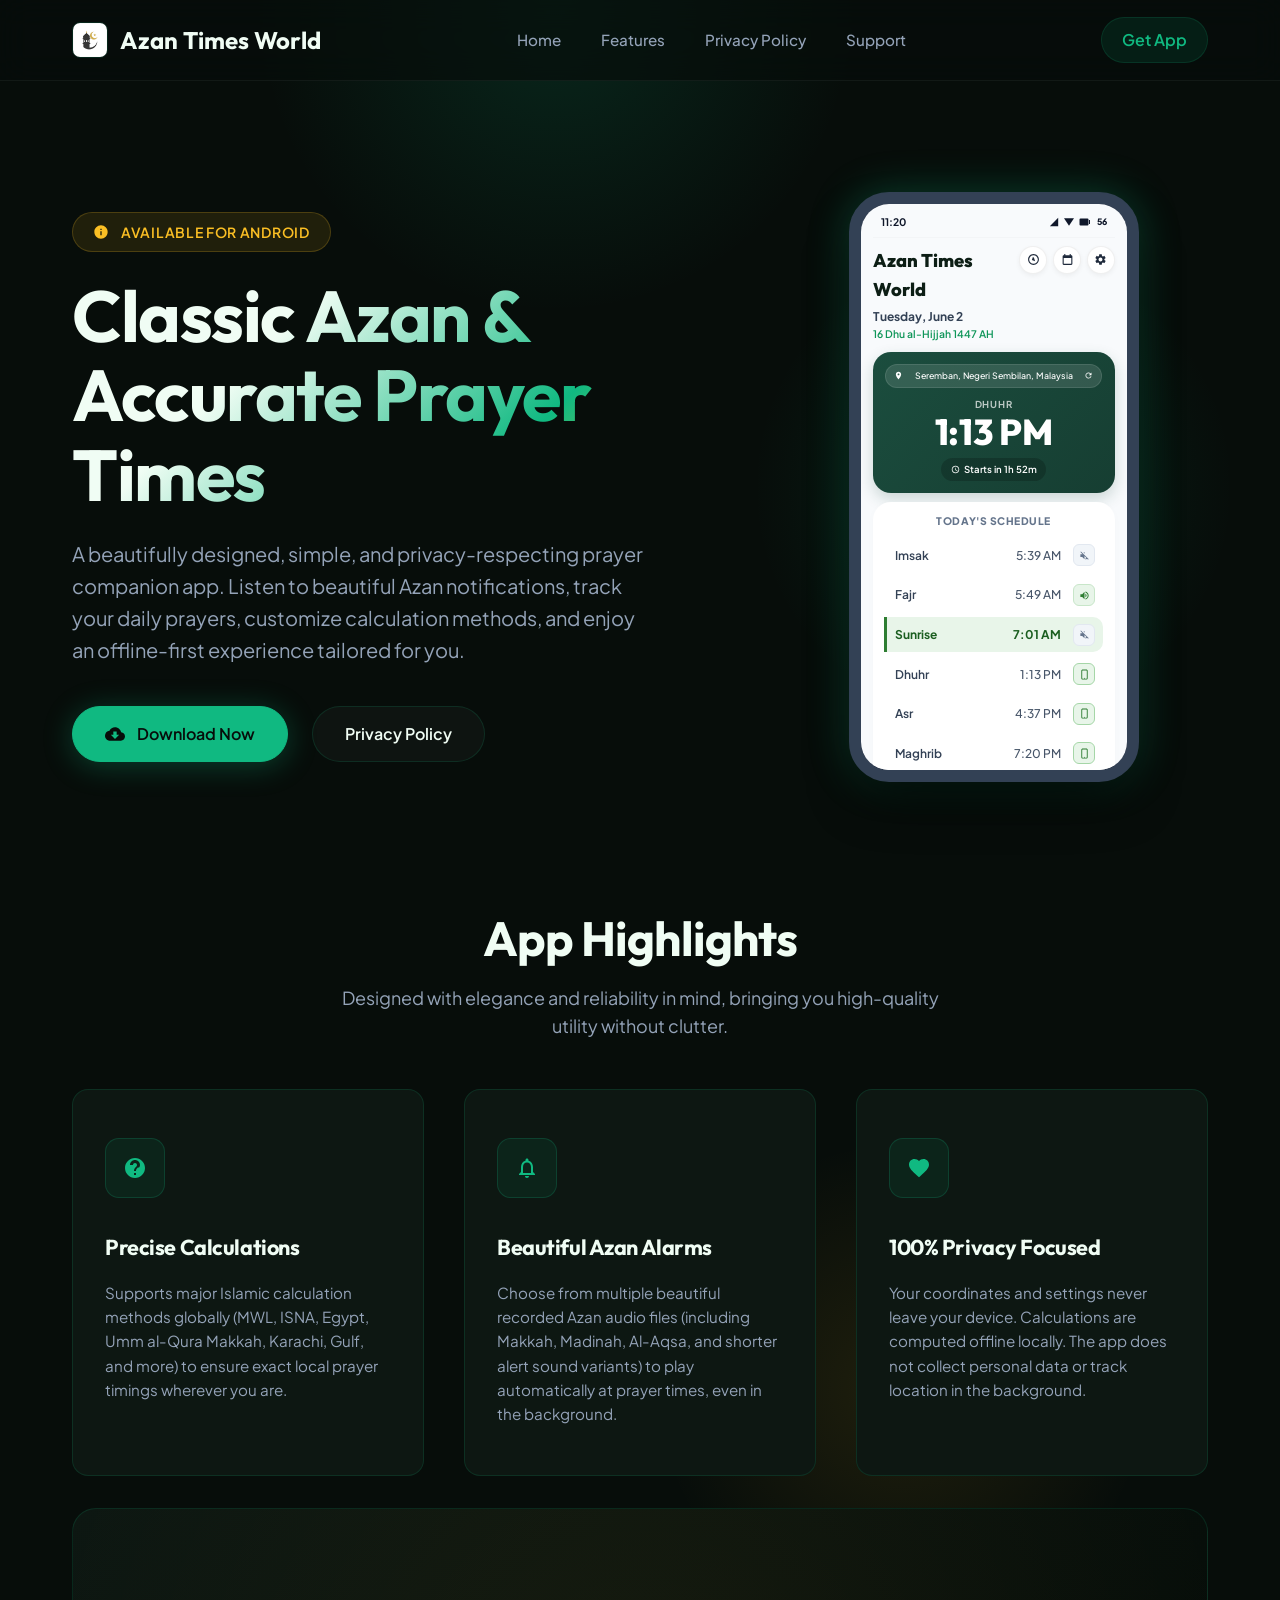
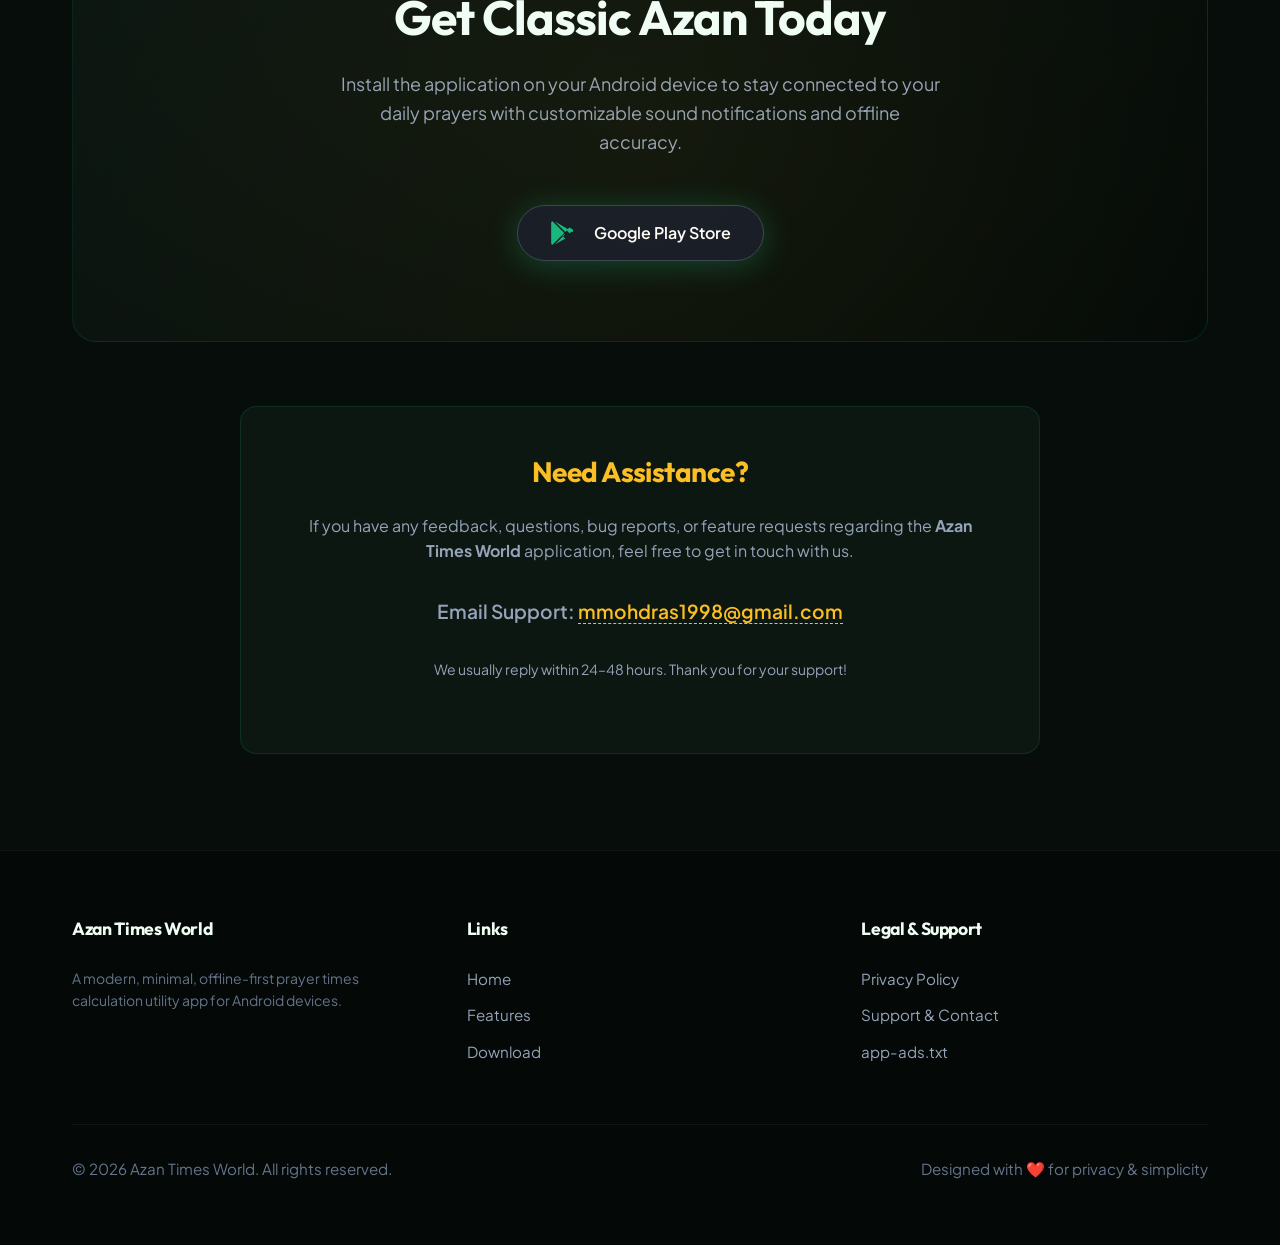
<file: index.html>
<!doctype html>
<html lang="en">
  <head>
    <meta charset="UTF-8" />
    <meta name="viewport" content="width=device-width, initial-scale=1.0" />
    <meta
      name="description"
      content="Official website of Azan Times World - A private, precise, and beautiful Islamic prayer companion app for Android featuring customizable Azan sounds and offline calculations."
    />
    <title>Azan Times World - Simple & Accurate Prayer Times</title>
    <link rel="stylesheet" href="styles.css" />
    <!-- Favicon -->
    <link rel="icon" type="image/jpeg" href="logo.jpg" />
  </head>
  <body id="home">
    <!-- Navigation Bar -->
    <nav class="navbar">
      <div class="navbar-container container">
        <a href="#home" class="logo">
          <img src="logo.jpg" alt="Azan Times World Logo" class="logo-img" />
          <span>Azan Times World</span>
        </a>
        <ul class="nav-links">
          <li><a href="#home">Home</a></li>
          <li><a href="#features">Features</a></li>
          <li><a href="privacy-policy.html">Privacy Policy</a></li>
          <li><a href="#support">Support</a></li>
        </ul>
        <a href="#download" class="nav-btn">Get App</a>
      </div>
    </nav>

    <!-- Hero Section -->
    <header class="hero">
      <div class="container hero-grid">
        <div class="hero-content">
          <div class="badge">
            <svg
              xmlns="http://www.w3.org/2000/svg"
              viewBox="0 0 24 24"
              width="16"
              height="16"
              fill="currentColor"
              style="vertical-align: middle; margin-right: 4px"
            >
              <path
                d="M12 2C6.48 2 2 6.48 2 12s4.48 10 10 10 10-4.48 10-10S17.52 2 12 2zm1 15h-2v-6h2v6zm0-8h-2V7h2v2z"
              />
            </svg>
            Available for Android
          </div>
          <h1 class="gradient-text">Classic Azan & Accurate Prayer Times</h1>
          <p class="hero-desc">
            A beautifully designed, simple, and privacy-respecting prayer
            companion app. Listen to beautiful Azan notifications, track your
            daily prayers, customize calculation methods, and enjoy an
            offline-first experience tailored for you.
          </p>
          <div class="hero-actions">
            <a href="#download" class="btn btn-primary">
              <svg
                xmlns="http://www.w3.org/2000/svg"
                viewBox="0 0 24 24"
                width="20"
                height="20"
                fill="currentColor"
              >
                <path
                  d="M19.35 10.04C18.67 6.59 15.64 4 12 4 9.11 4 6.6 5.64 5.35 8.04 2.34 8.36 0 10.91 0 14c0 3.31 2.69 6 6 6h13c2.76 0 5-2.24 5-5 0-2.64-2.05-4.78-4.65-4.96zM17 13l-5 5-5-5h3V9h4v4h3z"
                />
              </svg>
              Download Now
            </a>
            <a href="privacy-policy.html" class="btn btn-secondary"
              >Privacy Policy</a
            >
          </div>
        </div>

        <!-- Interactive Phone Mockup -->
        <div class="hero-mockup">
          <div class="phone-wrapper">
            <div class="phone-screen">
              <!-- Simulated Android Status Bar -->
              <div class="phone-status-bar">
                <span>11:20</span>
                <div class="status-icons">
                  <!-- Signal -->
                  <svg
                    viewBox="0 0 24 24"
                    width="10"
                    height="10"
                    fill="currentColor"
                    style="vertical-align: middle"
                  >
                    <path d="M2 22h20V2z" />
                  </svg>
                  <!-- Wifi -->
                  <svg
                    viewBox="0 0 24 24"
                    width="10"
                    height="10"
                    fill="currentColor"
                    style="vertical-align: middle"
                  >
                    <path d="M12 21l-12-18h24z" />
                  </svg>
                  <!-- Battery -->
                  <svg
                    viewBox="0 0 24 24"
                    width="12"
                    height="12"
                    fill="currentColor"
                    style="vertical-align: middle"
                  >
                    <path
                      d="M17 5H3a2 2 0 0 0-2 2v10a2 2 0 0 0 2 2h14a2 2 0 0 0 2-2V7a2 2 0 0 0-2-2zm3 3h2v8h-2V8z"
                    />
                  </svg>
                  <span
                    style="
                      font-size: 0.55rem;
                      font-weight: 800;
                      margin-left: 1px;
                    "
                    >56</span
                  >
                </div>
              </div>

              <!-- App Header -->
              <div class="app-header-area">
                <div class="app-header-left">
                  <div class="app-title">Azan Times World</div>
                  <div class="app-date-primary">Tuesday, June 2</div>
                  <div class="app-date-hijri">16 Dhu al-Hijjah 1447 AH</div>
                </div>
                <div class="app-header-right">
                  <!-- Compass / Qibla -->
                  <div class="circle-btn">
                    <svg
                      xmlns="http://www.w3.org/2000/svg"
                      viewBox="0 0 24 24"
                      width="13"
                      height="13"
                      fill="currentColor"
                    >
                      <path
                        d="M12 2C6.48 2 2 6.48 2 12s4.48 10 10 10 10-4.48 10-10S17.52 2 12 2zm0 18c-4.41 0-8-3.59-8-8s3.59-8 8-8 8 3.59 8 8-3.59 8-8 8zm-1-13l-2 6 6 2-2-6-2-2z"
                      />
                    </svg>
                  </div>
                  <!-- Calendar -->
                  <div class="circle-btn">
                    <svg
                      xmlns="http://www.w3.org/2000/svg"
                      viewBox="0 0 24 24"
                      width="13"
                      height="13"
                      fill="currentColor"
                    >
                      <path
                        d="M19 4h-1V2h-2v2H8V2H6v2H5c-1.11 0-1.99.9-1.99 2L3 20c0 1.1.89 2 2 2h14c1.1 0 2-.9 2-2V6c0-1.1-.9-2-2-2zm0 16H5V9h14v11z"
                      />
                    </svg>
                  </div>
                  <!-- Settings -->
                  <div class="circle-btn">
                    <svg
                      xmlns="http://www.w3.org/2000/svg"
                      viewBox="0 0 24 24"
                      width="13"
                      height="13"
                      fill="currentColor"
                    >
                      <path
                        d="M19.14 12.94c.04-.3.06-.61.06-.94 0-.32-.02-.64-.07-.94l2.03-1.58c.18-.14.23-.41.12-.61l-1.92-3.32c-.12-.22-.37-.29-.59-.22l-2.39.96c-.5-.38-1.03-.7-1.62-.94l-.36-2.54c-.04-.24-.24-.41-.48-.41h-3.84c-.24 0-.43.17-.47.41l-.36 2.54c-.59.24-1.13.57-1.62.94l-2.39-.96c-.22-.08-.47 0-.59.22L2.74 8.87c-.12.21-.08.47.12.61l2.03 1.58c-.05.3-.09.63-.09.94s.02.64.07.94l-2.03 1.58c-.18.14-.23.41-.12.61l1.92 3.32c.12.22.37.29.59.22l2.39-.96c.5.38 1.03.7 1.62.94l.36 2.54c.05.24.24.41.48.41h3.84c.24 0 .44-.17.47-.41l.36-2.54c.59-.24 1.13-.56 1.62-.94l2.39.96c.22.08.47 0 .59-.22l1.92-3.32c.12-.22.07-.47-.12-.61l-2.01-1.58zM12 15.6c-1.98 0-3.6-1.62-3.6-3.6s1.62-3.6 3.6-3.6 3.6 1.62 3.6 3.6-1.62 3.6-3.6 3.6z"
                      />
                    </svg>
                  </div>
                </div>
              </div>

              <!-- Active Prayer Forest Green Card -->
              <div class="active-prayer-card">
                <div class="location-pill">
                  <!-- Map Pin Icon -->
                  <svg
                    xmlns="http://www.w3.org/2000/svg"
                    viewBox="0 0 24 24"
                    width="9"
                    height="9"
                    fill="currentColor"
                  >
                    <path
                      d="M12 2C8.13 2 5 5.13 5 9c0 5.25 7 13 7 13s7-7.75 7-13c0-3.87-3.13-7-7-7zm0 9.5c-1.38 0-2.5-1.12-2.5-2.5s1.12-2.5 2.5-2.5 2.5 1.12 2.5 2.5-1.12 2.5-2.5 2.5z"
                    />
                  </svg>
                  <span class="location-text"
                    >Seremban, Negeri Sembilan, Malaysia</span
                  >
                  <!-- Sync/Refresh Icon -->
                  <svg
                    xmlns="http://www.w3.org/2000/svg"
                    viewBox="0 0 24 24"
                    width="9"
                    height="9"
                    fill="currentColor"
                  >
                    <path
                      d="M17.65 6.35C16.2 4.9 14.21 4 12 4c-4.42 0-7.99 3.58-7.99 8s3.57 8 7.99 8c3.73 0 6.84-2.55 7.73-6h-2.08c-.82 2.33-3.04 4-5.65 4-3.31 0-6-2.69-6-6s2.69-6 6-6c1.66 0 3.14.69 4.22 1.78L13 11h7V4l-2.35 2.35z"
                    />
                  </svg>
                </div>
                <div class="prayer-label">Dhuhr</div>
                <div class="prayer-time-value">1:13 PM</div>
                <div class="countdown-pill">
                  <!-- Clock Icon -->
                  <svg
                    xmlns="http://www.w3.org/2000/svg"
                    viewBox="0 0 24 24"
                    width="9"
                    height="9"
                    fill="currentColor"
                  >
                    <path
                      d="M11.99 2C6.47 2 2 6.48 2 12s4.47 10 9.99 10C17.52 22 22 17.52 22 12S17.52 2 11.99 2zM12 20c-4.42 0-8-3.58-8-8s3.58-8 8-8 8 3.58 8 8-3.58 8-8 8zm.5-13H11v6l5.25 3.15.75-1.23-4.5-2.67z"
                    />
                  </svg>
                  <span>Starts in 1h 52m</span>
                </div>
              </div>

              <!-- Today's Schedule Card -->
              <div class="schedule-card">
                <div class="schedule-title">TODAY'S SCHEDULE</div>
                <div class="schedule-rows">
                  <!-- Imsak -->
                  <div class="schedule-row">
                    <span class="p-name">Imsak</span>
                    <span class="p-time">5:39 AM</span>
                    <div class="status-icon-btn mute">
                      <!-- Speaker Mute SVG -->
                      <svg
                        viewBox="0 0 24 24"
                        width="11"
                        height="11"
                        fill="currentColor"
                      >
                        <path
                          d="M4.27 3L3 4.27 7.73 9H3v6h4l5 5v-6.73l4.25 4.25c-.67.52-1.42.93-2.25 1.18v2.03c1.38-.31 2.63-.95 3.69-1.81L19.73 21 21 19.73l-9-9L4.27 3zM12 4L9.91 6.09 12 8.18V4z"
                        />
                      </svg>
                    </div>
                  </div>
                  <!-- Fajr -->
                  <div class="schedule-row">
                    <span class="p-name">Fajr</span>
                    <span class="p-time">5:49 AM</span>
                    <div class="status-icon-btn sound">
                      <!-- Speaker Sound SVG -->
                      <svg
                        viewBox="0 0 24 24"
                        width="11"
                        height="11"
                        fill="currentColor"
                      >
                        <path
                          d="M3 9v6h4l5 5V4L7 9H3zm13.5 3c0-1.77-1.02-3.29-2.5-4.03v8.05c1.48-.73 2.5-2.25 2.5-4.02zM14 3.23v2.06c2.89.86 5 3.54 5 6.71s-2.11 5.85-5 6.71v2.06c4.01-.91 7-4.49 7-8.77s-2.99-7.86-7-8.77z"
                        />
                      </svg>
                    </div>
                  </div>
                  <!-- Sunrise (Active Highlighted) -->
                  <div class="schedule-row active">
                    <span class="p-name">Sunrise</span>
                    <span class="p-time">7:01 AM</span>
                    <div class="status-icon-btn mute">
                      <svg
                        viewBox="0 0 24 24"
                        width="11"
                        height="11"
                        fill="currentColor"
                      >
                        <path
                          d="M4.27 3L3 4.27 7.73 9H3v6h4l5 5v-6.73l4.25 4.25c-.67.52-1.42.93-2.25 1.18v2.03c1.38-.31 2.63-.95 3.69-1.81L19.73 21 21 19.73l-9-9L4.27 3zM12 4L9.91 6.09 12 8.18V4z"
                        />
                      </svg>
                    </div>
                  </div>
                  <!-- Dhuhr -->
                  <div class="schedule-row">
                    <span class="p-name">Dhuhr</span>
                    <span class="p-time">1:13 PM</span>
                    <div class="status-icon-btn vibrate">
                      <!-- Phone Vibrate SVG -->
                      <svg
                        viewBox="0 0 24 24"
                        width="11"
                        height="11"
                        fill="currentColor"
                      >
                        <path
                          d="M16 1H8C6.34 1 5 2.34 5 4v16c0 1.66 1.34 3 3 3h8c1.66 0 3-1.34 3-3V4c0-1.66-1.34-3-3-3zm1 19c0 .55-.45 1-1 1H8c-.55 0-1-.45-1-1V4c0-.55.45-1 1-1h8c.55 0 1 .45 1 1v16zm-5 1c-.55 0-1-.45-1-1s.45-1 1-1 1 .45 1 1-.45 1-1 1z"
                        />
                      </svg>
                    </div>
                  </div>
                  <!-- Asr -->
                  <div class="schedule-row">
                    <span class="p-name">Asr</span>
                    <span class="p-time">4:37 PM</span>
                    <div class="status-icon-btn vibrate">
                      <svg
                        viewBox="0 0 24 24"
                        width="11"
                        height="11"
                        fill="currentColor"
                      >
                        <path
                          d="M16 1H8C6.34 1 5 2.34 5 4v16c0 1.66 1.34 3 3 3h8c1.66 0 3-1.34 3-3V4c0-1.66-1.34-3-3-3zm1 19c0 .55-.45 1-1 1H8c-.55 0-1-.45-1-1V4c0-.55.45-1 1-1h8c.55 0 1 .45 1 1v16zm-5 1c-.55 0-1-.45-1-1s.45-1 1-1 1 .45 1 1-.45 1-1 1z"
                        />
                      </svg>
                    </div>
                  </div>
                  <!-- Maghrib -->
                  <div class="schedule-row">
                    <span class="p-name">Maghrib</span>
                    <span class="p-time">7:20 PM</span>
                    <div class="status-icon-btn vibrate">
                      <svg
                        viewBox="0 0 24 24"
                        width="11"
                        height="11"
                        fill="currentColor"
                      >
                        <path
                          d="M16 1H8C6.34 1 5 2.34 5 4v16c0 1.66 1.34 3 3 3h8c1.66 0 3-1.34 3-3V4c0-1.66-1.34-3-3-3zm1 19c0 .55-.45 1-1 1H8c-.55 0-1-.45-1-1V4c0-.55.45-1 1-1h8c.55 0 1 .45 1 1v16zm-5 1c-.55 0-1-.45-1-1s.45-1 1-1 1 .45 1 1-.45 1-1 1z"
                        />
                      </svg>
                    </div>
                  </div>
                  <!-- Isha -->
                  <div class="schedule-row">
                    <span class="p-name">Isha</span>
                    <span class="p-time">8:34 PM</span>
                    <div class="status-icon-btn vibrate">
                      <svg
                        viewBox="0 0 24 24"
                        width="11"
                        height="11"
                        fill="currentColor"
                      >
                        <path
                          d="M16 1H8C6.34 1 5 2.34 5 4v16c0 1.66 1.34 3 3 3h8c1.66 0 3-1.34 3-3V4c0-1.66-1.34-3-3-3zm1 19c0 .55-.45 1-1 1H8c-.55 0-1-.45-1-1V4c0-.55.45-1 1-1h8c.55 0 1 .45 1 1v16zm-5 1c-.55 0-1-.45-1-1s.45-1 1-1 1 .45 1 1-.45 1-1 1z"
                        />
                      </svg>
                    </div>
                  </div>
                </div>
              </div>
            </div>
          </div>
          <div class="phone-decorations"></div>
        </div>
      </div>
    </header>

    <!-- Features Section -->
    <section id="features" class="container">
      <div class="features-header">
        <h2>App Highlights</h2>
        <p style="text-align: center; max-width: 600px; margin: 0 auto">
          Designed with elegance and reliability in mind, bringing you
          high-quality utility without clutter.
        </p>
      </div>

      <div class="features-grid">
        <!-- Feature 1 -->
        <div class="feature-card">
          <div class="feature-icon">
            <svg
              xmlns="http://www.w3.org/2000/svg"
              viewBox="0 0 24 24"
              width="24"
              height="24"
              fill="currentColor"
            >
              <path
                d="M12 2C6.48 2 2 6.48 2 12s4.48 10 10 10 10-4.48 10-10S17.52 2 12 2zm1 17h-2v-2h2v2zm2.07-7.75l-.9.92C13.45 12.9 13 13.5 13 15h-2v-.5c0-1.1.45-2.1 1.17-2.83l1.24-1.26c.37-.36.59-.86.59-1.41 0-1.1-.9-2-2-2s-2 .9-2 2H7c0-2.76 2.24-5 5-5s5 2.24 5 5c0 1.04-.42 1.99-1.07 2.75z"
              />
            </svg>
          </div>
          <h3>Precise Calculations</h3>
          <p>
            Supports major Islamic calculation methods globally (MWL, ISNA,
            Egypt, Umm al-Qura Makkah, Karachi, Gulf, and more) to ensure exact
            local prayer timings wherever you are.
          </p>
        </div>

        <!-- Feature 2 -->
        <div class="feature-card">
          <div class="feature-icon">
            <svg
              xmlns="http://www.w3.org/2000/svg"
              viewBox="0 0 24 24"
              width="24"
              height="24"
              fill="currentColor"
            >
              <path
                d="M12 22c1.1 0 2-.9 2-2h-4c0 1.1.89 2 2 2zm6-6v-5c0-3.07-1.64-5.64-4.5-6.32V4c0-.83-.67-1.5-1.5-1.5s-1.5.67-1.5 1.5v.68C7.63 5.36 6 7.92 6 11v5l-2 2v1h16v-1l-2-2zm-2 1H8v-6c0-2.48 1.51-4.5 4-4.5s4 2.02 4 4.5v6z"
              />
            </svg>
          </div>
          <h3>Beautiful Azan Alarms</h3>
          <p>
            Choose from multiple beautiful recorded Azan audio files (including
            Makkah, Madinah, Al-Aqsa, and shorter alert sound variants) to play
            automatically at prayer times, even in the background.
          </p>
        </div>

        <!-- Feature 3 -->
        <div class="feature-card">
          <div class="feature-icon">
            <svg
              xmlns="http://www.w3.org/2000/svg"
              viewBox="0 0 24 24"
              width="24"
              height="24"
              fill="currentColor"
            >
              <path
                d="M12 21.35l-1.45-1.32C5.4 15.36 2 12.28 2 8.5 2 5.42 4.42 3 7.5 3c1.74 0 3.41.81 4.5 2.09C13.09 3.81 14.76 3 16.5 3 19.58 3 22 5.42 22 8.5c0 3.78-3.4 6.86-8.55 11.54L12 21.35z"
              />
            </svg>
          </div>
          <h3>100% Privacy Focused</h3>
          <p>
            Your coordinates and settings never leave your device. Calculations
            are computed offline locally. The app does not collect personal data
            or track location in the background.
          </p>
        </div>
      </div>
    </section>

    <!-- Download Section -->
    <section id="download" class="container">
      <div class="promo">
        <div class="promo-glow"></div>
        <h2>Get Classic Azan Today</h2>
        <p>
          Install the application on your Android device to stay connected to
          your daily prayers with customizable sound notifications and offline
          accuracy.
        </p>
        <div class="hero-actions" style="justify-content: center">
          <a
            href="https://play.google.com/store/apps/details?id=com.azantimesworld"
            class="btn btn-primary"
            style="background: #111827; border-color: #374151; color: #fff"
          >
            <svg
              viewBox="0 0 512 512"
              width="24"
              height="24"
              fill="#10b981"
              style="vertical-align: middle; margin-right: 8px"
            >
              <path
                d="M325.3 234.3L104.6 13l280.8 161.2-60.1 60.1zM47 0C34 6.8 25.3 19.2 25.3 35.3v441.3c0 16.1 8.7 28.5 21.7 35.3l256.6-256L47 0zm425.2 225.6l-58 33.3-60.1-60.1 60.1-60.1 58 33.3c13 7.5 21.7 19.3 21.7 33.6s-8.7 26.1-21.7 33.2zm-146.9 52.1L104.6 499l220.7-126.7-60.1-60.1-2.9-2.9z"
              />
            </svg>
            Google Play Store
          </a>
        </div>
      </div>
    </section>

    <!-- Support / Contact Section -->
    <section
      id="support"
      class="container"
      style="padding-top: 4rem; padding-bottom: 6rem"
    >
      <div class="info-box" style="text-align: center">
        <h2 style="text-align: center; margin-bottom: 1.5rem">
          Need Assistance?
        </h2>
        <p>
          If you have any feedback, questions, bug reports, or feature requests
          regarding the <strong>Azan Times World</strong> application, feel free
          to get in touch with us.
        </p>
        <p style="font-weight: 600; font-size: 1.2rem; margin: 2rem 0">
          Email Support:
          <a
            href="mailto:mmohdras1998@gmail.com"
            style="
              color: var(--gold);
              text-decoration: none;
              border-bottom: 1px dashed var(--gold);
            "
            >mmohdras1998@gmail.com</a
          >
        </p>
        <p class="text-muted" style="font-size: 0.875rem">
          We usually reply within 24–48 hours. Thank you for your support!
        </p>
      </div>
    </section>

    <!-- Footer -->
    <footer>
      <div class="container">
        <div class="footer-grid">
          <div class="footer-col">
            <h4>Azan Times World</h4>
            <p style="font-size: 0.875rem; color: var(--text-muted)">
              A modern, minimal, offline-first prayer times calculation utility
              app for Android devices.
            </p>
          </div>
          <div class="footer-col">
            <h4>Links</h4>
            <ul>
              <li><a href="#home">Home</a></li>
              <li><a href="#features">Features</a></li>
              <li><a href="#download">Download</a></li>
            </ul>
          </div>
          <div class="footer-col">
            <h4>Legal & Support</h4>
            <ul>
              <li><a href="privacy-policy.html">Privacy Policy</a></li>
              <li><a href="#support">Support & Contact</a></li>
              <li><a href="app-ads.txt">app-ads.txt</a></li>
            </ul>
          </div>
        </div>

        <div class="footer-bottom">
          <span>&copy; 2026 Azan Times World. All rights reserved.</span>
          <span>Designed with ❤️ for privacy & simplicity</span>
        </div>
      </div>
    </footer>
  </body>
</html>
</file>
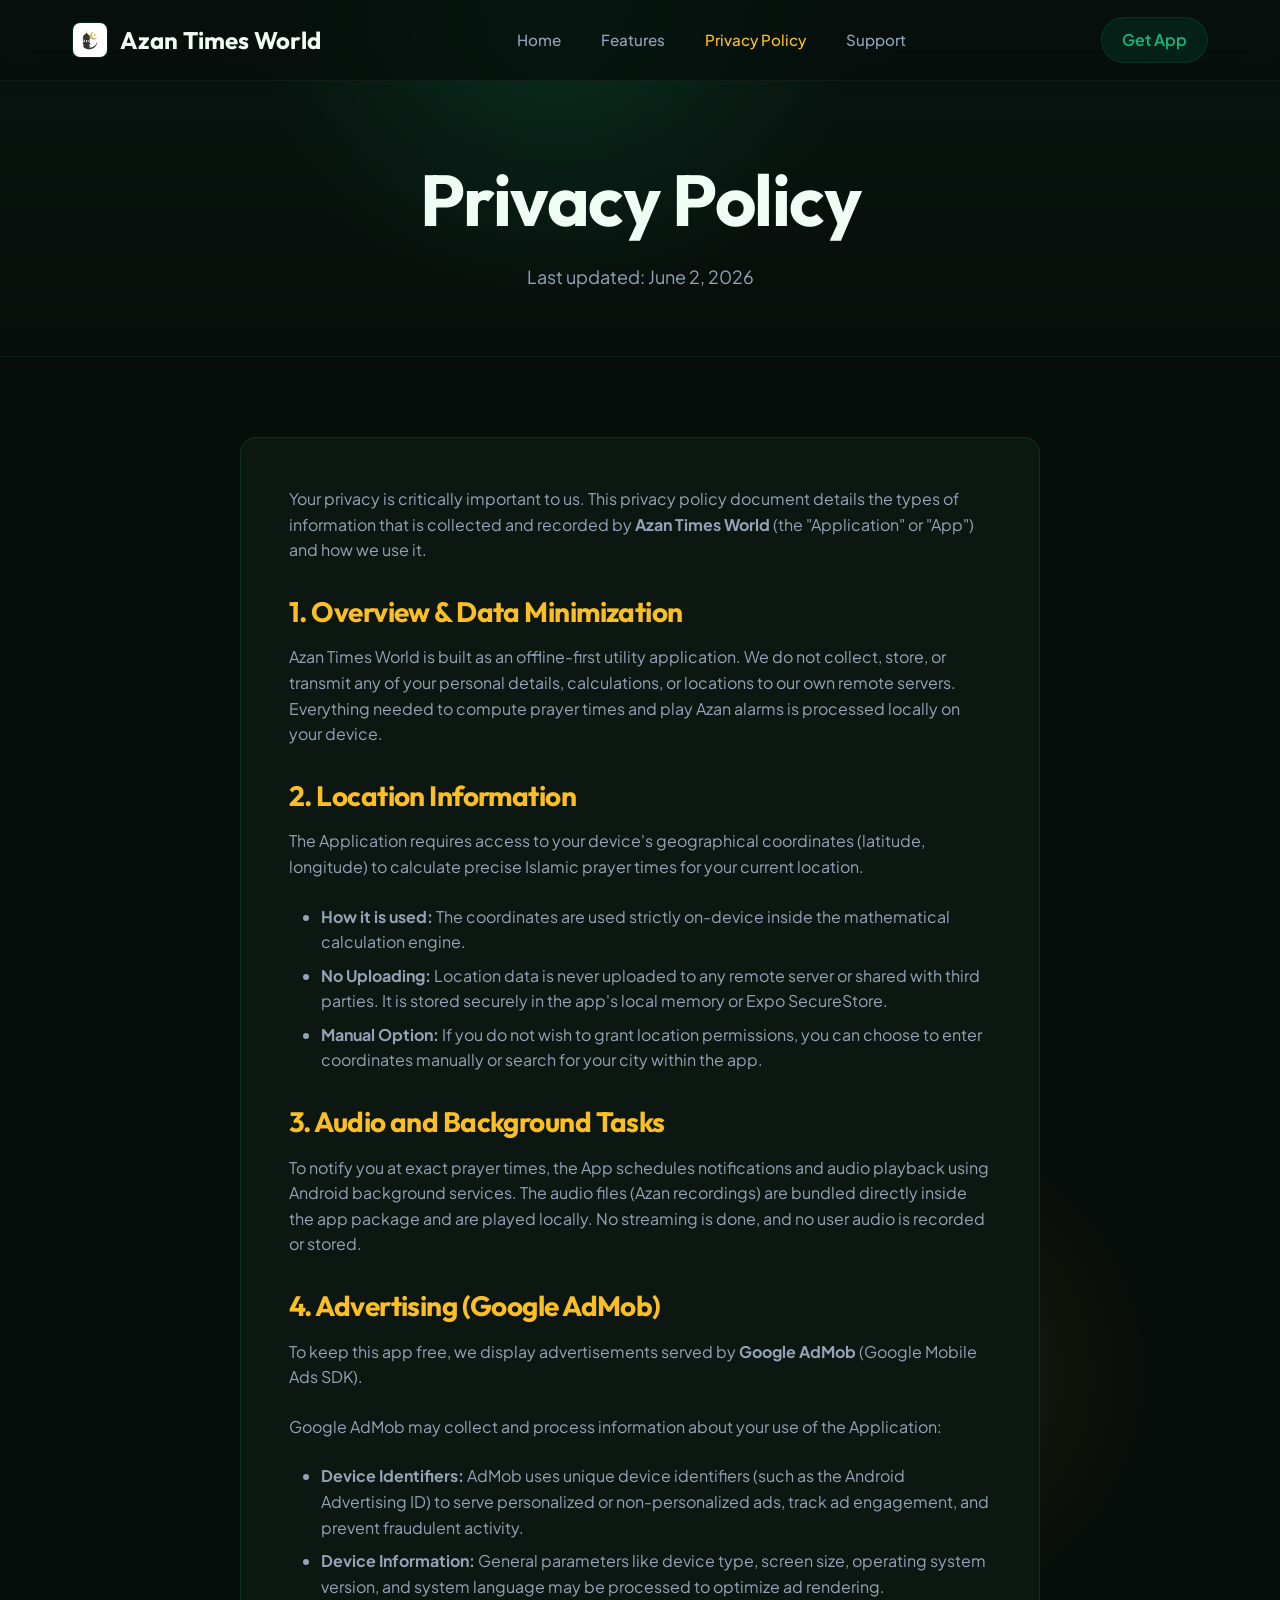
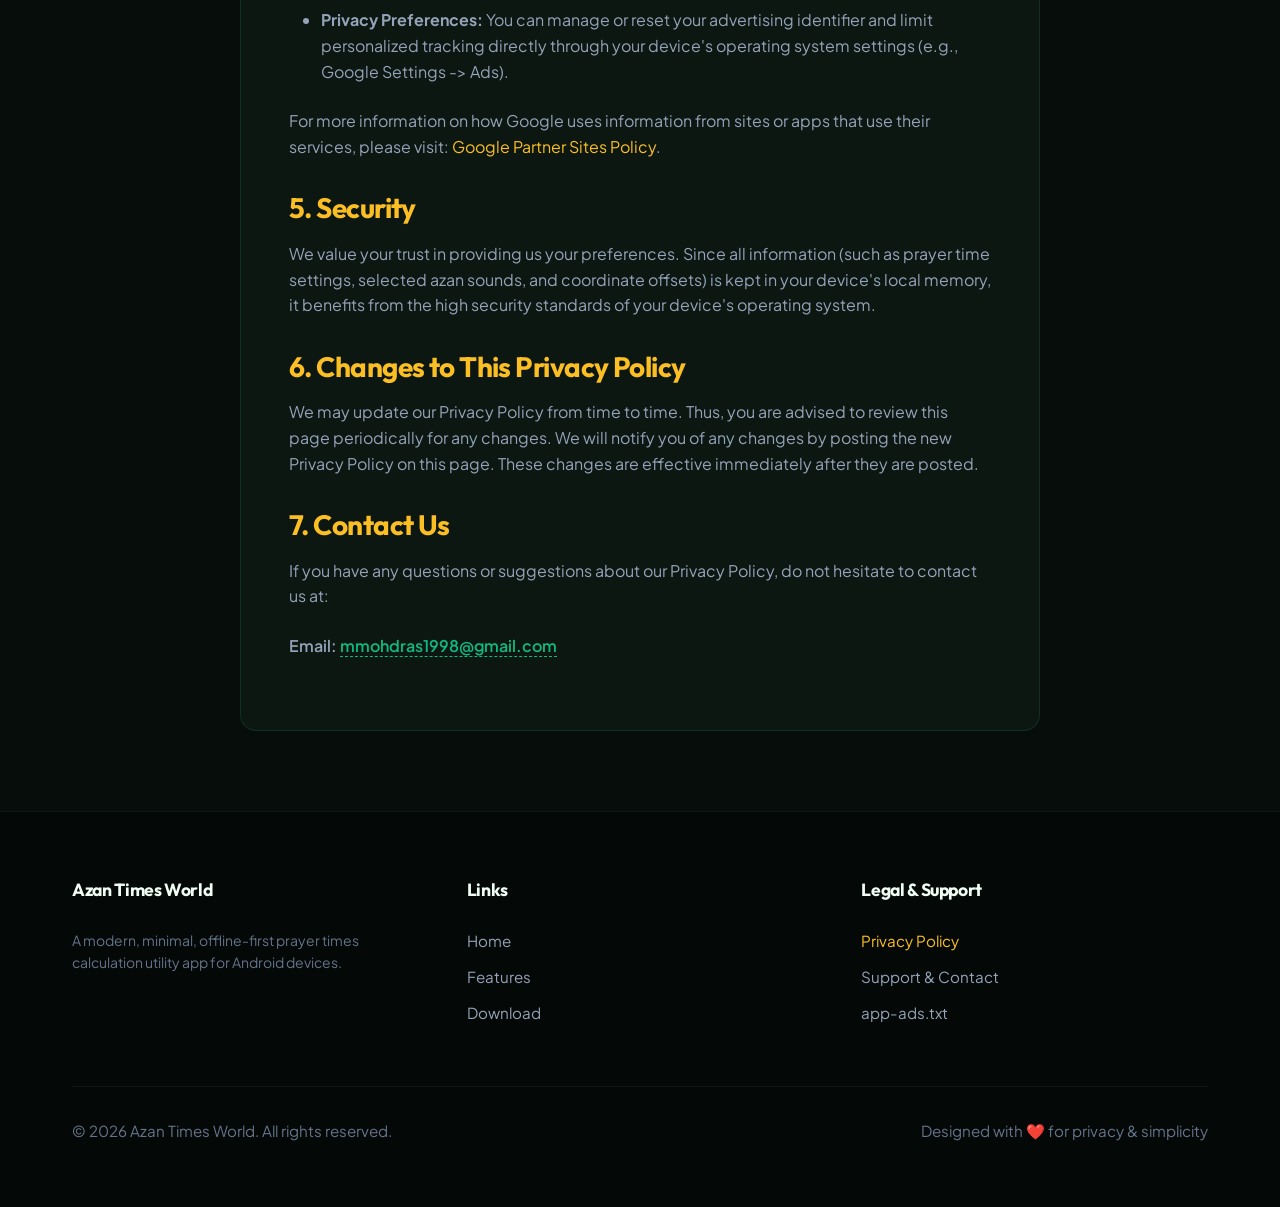
<file: privacy-policy.html>
<!DOCTYPE html>
<html lang="en">
<head>
  <meta charset="UTF-8">
  <meta name="viewport" content="width=device-width, initial-scale=1.0">
  <meta name="description" content="Privacy Policy for Azan Times World. Learn about our commitment to your privacy, local data storage, and how Google AdMob integration works.">
  <title>Privacy Policy - Azan Times World</title>
  <link rel="stylesheet" href="styles.css">
  <link rel="icon" type="image/jpeg" href="logo.jpg">
</head>
<body>

  <!-- Navigation Bar -->
  <nav class="navbar">
    <div class="navbar-container container">
      <a href="index.html" class="logo">
        <img src="logo.jpg" alt="Azan Times World Logo" class="logo-img">
        <span>Azan Times World</span>
      </a>
      <ul class="nav-links">
        <li><a href="index.html">Home</a></li>
        <li><a href="index.html#features">Features</a></li>
        <li><a href="privacy-policy.html" style="color: var(--gold);">Privacy Policy</a></li>
        <li><a href="index.html#support">Support</a></li>
      </ul>
      <a href="index.html#download" class="nav-btn">Get App</a>
    </div>
  </nav>

  <!-- Page Header -->
  <header class="page-header">
    <div class="container">
      <h1>Privacy Policy</h1>
      <p>Last updated: June 2, 2026</p>
    </div>
  </header>

  <!-- Content Section -->
  <main class="content-page container">
    <div class="info-box">
      <p>
        Your privacy is critically important to us. This privacy policy document details the types of information that is collected and recorded by <strong>Azan Times World</strong> (the "Application" or "App") and how we use it.
      </p>

      <h2>1. Overview & Data Minimization</h2>
      <p>
        Azan Times World is built as an offline-first utility application. We do not collect, store, or transmit any of your personal details, calculations, or locations to our own remote servers. Everything needed to compute prayer times and play Azan alarms is processed locally on your device.
      </p>

      <h2>2. Location Information</h2>
      <p>
        The Application requires access to your device's geographical coordinates (latitude, longitude) to calculate precise Islamic prayer times for your current location.
      </p>
      <ul>
        <li><strong>How it is used:</strong> The coordinates are used strictly on-device inside the mathematical calculation engine.</li>
        <li><strong>No Uploading:</strong> Location data is never uploaded to any remote server or shared with third parties. It is stored securely in the app's local memory or Expo SecureStore.</li>
        <li><strong>Manual Option:</strong> If you do not wish to grant location permissions, you can choose to enter coordinates manually or search for your city within the app.</li>
      </ul>

      <h2>3. Audio and Background Tasks</h2>
      <p>
        To notify you at exact prayer times, the App schedules notifications and audio playback using Android background services. The audio files (Azan recordings) are bundled directly inside the app package and are played locally. No streaming is done, and no user audio is recorded or stored.
      </p>

      <h2>4. Advertising (Google AdMob)</h2>
      <p>
        To keep this app free, we display advertisements served by <strong>Google AdMob</strong> (Google Mobile Ads SDK).
      </p>
      <p>
        Google AdMob may collect and process information about your use of the Application:
      </p>
      <ul>
        <li><strong>Device Identifiers:</strong> AdMob uses unique device identifiers (such as the Android Advertising ID) to serve personalized or non-personalized ads, track ad engagement, and prevent fraudulent activity.</li>
        <li><strong>Device Information:</strong> General parameters like device type, screen size, operating system version, and system language may be processed to optimize ad rendering.</li>
        <li><strong>Privacy Preferences:</strong> You can manage or reset your advertising identifier and limit personalized tracking directly through your device's operating system settings (e.g., Google Settings -> Ads).</li>
      </ul>
      <p>
        For more information on how Google uses information from sites or apps that use their services, please visit: 
        <a href="https://policies.google.com/technologies/partner-sites" target="_blank" rel="noopener noreferrer" style="color: var(--gold); text-decoration: none;">Google Partner Sites Policy</a>.
      </p>

      <h2>5. Security</h2>
      <p>
        We value your trust in providing us your preferences. Since all information (such as prayer time settings, selected azan sounds, and coordinate offsets) is kept in your device's local memory, it benefits from the high security standards of your device's operating system.
      </p>

      <h2>6. Changes to This Privacy Policy</h2>
      <p>
        We may update our Privacy Policy from time to time. Thus, you are advised to review this page periodically for any changes. We will notify you of any changes by posting the new Privacy Policy on this page. These changes are effective immediately after they are posted.
      </p>

      <h2>7. Contact Us</h2>
      <p>
        If you have any questions or suggestions about our Privacy Policy, do not hesitate to contact us at:
      </p>
      <p style="font-weight: 600;">
        Email: <a href="mailto:mmohdras1998@gmail.com" style="color: var(--primary-emerald); text-decoration: none; border-bottom: 1px dashed var(--primary-emerald);">mmohdras1998@gmail.com</a>
      </p>
    </div>
  </main>

  <!-- Footer -->
  <footer>
    <div class="container">
      <div class="footer-grid">
        <div class="footer-col">
          <h4>Azan Times World</h4>
          <p style="font-size: 0.875rem; color: var(--text-muted);">A modern, minimal, offline-first prayer times calculation utility app for Android devices.</p>
        </div>
        <div class="footer-col">
          <h4>Links</h4>
          <ul>
            <li><a href="index.html">Home</a></li>
            <li><a href="index.html#features">Features</a></li>
            <li><a href="index.html#download">Download</a></li>
          </ul>
        </div>
        <div class="footer-col">
          <h4>Legal & Support</h4>
          <ul>
            <li><a href="privacy-policy.html" style="color: var(--gold);">Privacy Policy</a></li>
            <li><a href="index.html#support">Support & Contact</a></li>
            <li><a href="app-ads.txt">app-ads.txt</a></li>
          </ul>
        </div>
      </div>
      
      <div class="footer-bottom">
        <span>&copy; 2026 Azan Times World. All rights reserved.</span>
        <span>Designed with ❤️ for privacy & simplicity</span>
      </div>
    </div>
  </footer>

</body>
</html>
</file>
<file: styles.css>
/* Modern, Premium Stylesheet for Azan Times World landing page */
@import url("https://fonts.googleapis.com/css2?family=Outfit:wght@300;400;500;600;700;800&family=Plus+Jakarta+Sans:wght@300;400;500;600;700&display=swap");

:root {
  /* Color Palette - Premium Dark Emerald & Gold Theme */
  --bg-dark: #070d0a;
  --bg-card: #0d1712;
  --bg-card-hover: #13221b;
  --text-primary: #f0fdf4;
  --text-secondary: #94a3b8;
  --text-muted: #64748b;

  --primary-emerald: #10b981;
  --primary-emerald-hover: #059669;
  --primary-emerald-rgb: 16, 185, 129;

  --gold: #fbbf24;
  --gold-hover: #f59e0b;
  --gold-rgb: 251, 191, 36;

  --glow-emerald: rgba(16, 185, 129, 0.15);
  --glow-gold: rgba(251, 191, 36, 0.1);
  --border-color: rgba(16, 185, 129, 0.15);
  --border-hover: rgba(251, 191, 36, 0.3);

  --font-heading: "Outfit", sans-serif;
  --font-body: "Plus Jakarta Sans", sans-serif;
  --transition: all 0.3s cubic-bezier(0.4, 0, 0.2, 1);
  --border-radius: 16px;
  --max-width: 1200px;
}

/* Base Reset */
*,
*::before,
*::after {
  box-sizing: border-box;
  margin: 0;
  padding: 0;
}

html {
  scroll-behavior: smooth;
}

body {
  font-family: var(--font-body);
  background-color: var(--bg-dark);
  color: var(--text-primary);
  line-height: 1.6;
  overflow-x: hidden;
  position: relative;
}

/* Background Glow Effects */
body::before {
  content: "";
  position: absolute;
  top: -10%;
  left: 20%;
  width: 600px;
  height: 600px;
  background: radial-gradient(
    circle,
    var(--glow-emerald) 0%,
    rgba(7, 13, 10, 0) 70%
  );
  z-index: -1;
  pointer-events: none;
}

body::after {
  content: "";
  position: absolute;
  top: 40%;
  right: 10%;
  width: 500px;
  height: 500px;
  background: radial-gradient(
    circle,
    var(--glow-gold) 0%,
    rgba(7, 13, 10, 0) 70%
  );
  z-index: -1;
  pointer-events: none;
}

/* Typography */
h1,
h2,
h3,
h4 {
  font-family: var(--font-heading);
  font-weight: 700;
  letter-spacing: -0.02em;
}

h1 {
  font-size: clamp(2.5rem, 6vw, 4.5rem);
  line-height: 1.1;
  margin-bottom: 1.5rem;
}

h2 {
  font-size: clamp(2rem, 4vw, 3rem);
  line-height: 1.2;
  margin-bottom: 1rem;
  text-align: center;
  position: relative;
}

.gradient-text {
  background: linear-gradient(
    135deg,
    var(--text-primary) 30%,
    var(--primary-emerald) 70%,
    var(--gold) 100%
  );
  -webkit-background-clip: text;
  -webkit-text-fill-color: transparent;
}

p {
  font-size: clamp(1rem, 2vw, 1.125rem);
  color: var(--text-secondary);
}

/* Layout Utilities */
.container {
  width: 100%;
  max-width: var(--max-width);
  margin: 0 auto;
  padding: 0 2rem;
}

section {
  padding: 8rem 0;
  position: relative;
}

/* Navbar */
.navbar {
  position: fixed;
  top: 0;
  left: 0;
  width: 100%;
  z-index: 1000;
  backdrop-filter: blur(16px);
  -webkit-backdrop-filter: blur(16px);
  border-bottom: 1px solid rgba(255, 255, 255, 0.05);
  background: rgba(7, 13, 10, 0.7);
  transition: var(--transition);
}

.navbar-container {
  display: flex;
  justify-content: space-between;
  align-items: center;
  height: 80px;
}

.logo {
  display: flex;
  align-items: center;
  gap: 0.75rem;
  text-decoration: none;
  font-family: var(--font-heading);
  font-size: 1.5rem;
  font-weight: 700;
  color: var(--text-primary);
}

.logo-img {
  width: 36px;
  height: 36px;
  border-radius: 8px;
  object-fit: cover;
  border: 1px solid var(--border-color);
  transition: var(--transition);
}

.logo:hover .logo-img {
  transform: scale(1.08) rotate(5deg);
  border-color: var(--gold);
}

.nav-links {
  display: flex;
  gap: 2.5rem;
  list-style: none;
}

.nav-links a {
  text-decoration: none;
  color: var(--text-secondary);
  font-size: 0.95rem;
  font-weight: 500;
  transition: var(--transition);
  position: relative;
  padding: 0.5rem 0;
}

.nav-links a::after {
  content: "";
  position: absolute;
  bottom: 0;
  left: 0;
  width: 0;
  height: 2px;
  background-color: var(--gold);
  transition: var(--transition);
}

.nav-links a:hover {
  color: var(--text-primary);
}

.nav-links a:hover::after {
  width: 100%;
}

.nav-btn {
  background: rgba(16, 185, 129, 0.1);
  color: var(--primary-emerald);
  padding: 0.6rem 1.25rem;
  border-radius: 50px;
  border: 1px solid var(--border-color);
  font-weight: 600;
  text-decoration: none;
  transition: var(--transition);
}

.nav-btn:hover {
  background: var(--primary-emerald);
  color: var(--bg-dark);
  box-shadow: 0 4px 20px rgba(16, 185, 129, 0.4);
}

/* Hero Section */
.hero {
  padding-top: 12rem;
  padding-bottom: 8rem;
  display: flex;
  align-items: center;
  position: relative;
  overflow: hidden;
}

.hero-grid {
  display: grid;
  grid-template-columns: 1.2fr 0.8fr;
  gap: 4rem;
  align-items: center;
}

.hero-content {
  z-index: 2;
}

.badge {
  display: inline-flex;
  align-items: center;
  gap: 0.5rem;
  background: rgba(251, 191, 36, 0.1);
  border: 1px solid rgba(251, 191, 36, 0.2);
  color: var(--gold);
  padding: 0.5rem 1.25rem;
  border-radius: 50px;
  font-size: 0.875rem;
  font-weight: 600;
  margin-bottom: 1.5rem;
  text-transform: uppercase;
  letter-spacing: 0.05em;
}

.hero-desc {
  font-size: 1.25rem;
  margin-bottom: 2.5rem;
  max-width: 580px;
}

.hero-actions {
  display: flex;
  gap: 1.5rem;
  flex-wrap: wrap;
}

.btn {
  display: inline-flex;
  align-items: center;
  gap: 0.75rem;
  padding: 0.9rem 2rem;
  border-radius: 50px;
  font-size: 1rem;
  font-weight: 600;
  text-decoration: none;
  cursor: pointer;
  transition: var(--transition);
}

.btn-primary {
  background: var(--primary-emerald);
  color: var(--bg-dark);
  border: 1px solid var(--primary-emerald);
  box-shadow: 0 4px 30px rgba(16, 185, 129, 0.3);
}

.btn-primary:hover {
  background: var(--primary-emerald-hover);
  border-color: var(--primary-emerald-hover);
  transform: translateY(-2px);
  box-shadow: 0 6px 35px rgba(16, 185, 129, 0.4);
}

.btn-secondary {
  background: rgba(255, 255, 255, 0.03);
  color: var(--text-primary);
  border: 1px solid var(--border-color);
}

.btn-secondary:hover {
  background: rgba(255, 255, 255, 0.07);
  border-color: var(--border-hover);
  color: var(--gold);
  transform: translateY(-2px);
}

/* Mockup Display */
.hero-mockup {
  position: relative;
  display: flex;
  justify-content: center;
  align-items: center;
  z-index: 1;
}

.phone-wrapper {
  position: relative;
  width: 290px;
  height: 590px;
  background: #0f172a;
  border: 12px solid #334155;
  border-radius: 40px;
  box-shadow:
    0 25px 50px -12px rgba(0, 0, 0, 0.8),
    0 0 40px rgba(16, 185, 129, 0.3);
  overflow: hidden;
}

/* High Fidelity Simulated App UI inside Phone */
.phone-screen {
  width: 100%;
  height: 100%;
  background-color: #f8fafc;
  display: flex;
  flex-direction: column;
  padding: 0.6rem 0.75rem 0.75rem;
  color: #1e293b;
  font-family: var(--font-body);
  position: relative;
  overflow: hidden;
}

/* Status Bar simulator */
.phone-status-bar {
  display: flex;
  justify-content: space-between;
  align-items: center;
  font-size: 0.65rem;
  font-weight: 700;
  color: #0f172a;
  padding: 0 0.5rem 0.4rem;
  border-bottom: 1px solid rgba(0, 0, 0, 0.02);
}

.status-icons {
  display: flex;
  align-items: center;
  gap: 0.3rem;
}

/* Header Area */
.app-header-area {
  display: flex;
  justify-content: space-between;
  align-items: flex-start;
  margin-top: 0.5rem;
  margin-bottom: 0.6rem;
}

.app-title {
  font-family: var(--font-heading);
  font-size: 1.15rem;
  font-weight: 800;
  color: #0d1e15;
}

.app-date-primary {
  font-size: 0.75rem;
  font-weight: 700;
  color: #334155;
  margin-top: 0.15rem;
}

.app-date-hijri {
  font-size: 0.65rem;
  font-weight: 600;
  color: #0f9659;
}

.app-header-right {
  display: flex;
  gap: 0.35rem;
}

.circle-btn {
  width: 28px;
  height: 28px;
  border-radius: 50%;
  background: #ffffff;
  border: 1px solid rgba(0, 0, 0, 0.06);
  box-shadow: 0 2px 5px rgba(0, 0, 0, 0.05);
  display: flex;
  justify-content: center;
  align-items: center;
  color: #1e293b;
  cursor: pointer;
}

/* forest Green Card styling matching app */
.active-prayer-card {
  background: #1b4d3e; /* App custom forest green */
  background: linear-gradient(135deg, #1b4d3e 0%, #163e32 100%);
  border-radius: 18px;
  padding: 0.7rem 0.8rem;
  color: #ffffff;
  display: flex;
  flex-direction: column;
  align-items: center;
  box-shadow: 0 6px 15px rgba(27, 77, 62, 0.2);
  margin-bottom: 0.6rem;
}

.location-pill {
  background: rgba(255, 255, 255, 0.12);
  border: 1px solid rgba(255, 255, 255, 0.1);
  border-radius: 30px;
  padding: 0.25rem 0.5rem;
  font-size: 0.55rem;
  font-weight: 500;
  width: 100%;
  display: flex;
  align-items: center;
  justify-content: space-between;
}

.location-text {
  flex-grow: 1;
  text-align: center;
  white-space: nowrap;
  overflow: hidden;
  text-overflow: ellipsis;
  padding: 0 4px;
}

.prayer-label {
  font-size: 0.6rem;
  font-weight: 700;
  letter-spacing: 0.08em;
  color: rgba(255, 255, 255, 0.7);
  margin-top: 0.6rem;
  text-transform: uppercase;
}

.prayer-time-value {
  font-family: var(--font-heading);
  font-size: 2.25rem;
  font-weight: 800;
  line-height: 1;
  margin: 0.1rem 0 0.5rem;
  letter-spacing: -0.01em;
}

.countdown-pill {
  background: rgba(0, 0, 0, 0.2);
  border-radius: 30px;
  padding: 0.25rem 0.6rem;
  font-size: 0.6rem;
  font-weight: 600;
  display: flex;
  align-items: center;
  gap: 0.25rem;
}

/* Today Schedule List container */
.schedule-card {
  background: #ffffff;
  border-radius: 18px;
  padding: 0.7rem;
  box-shadow: 0 2px 10px rgba(0, 0, 0, 0.02);
  flex-grow: 1;
  display: flex;
  flex-direction: column;
}

.schedule-title {
  font-size: 0.65rem;
  font-weight: 800;
  letter-spacing: 0.05em;
  color: #64748b;
  text-align: center;
  margin-bottom: 0.5rem;
}

.schedule-rows {
  display: flex;
  flex-direction: column;
  gap: 0.3rem;
}

.schedule-row {
  display: flex;
  align-items: center;
  padding: 0.4rem 0.5rem;
  border-radius: 10px;
  border-left: 3px solid transparent;
  transition: var(--transition);
}

/* Active Highlighted Row (Sunrise) */
.schedule-row.active {
  background: #e8f5e9;
  border-left-color: #2e7d32;
  border-top-left-radius: 0;
  border-bottom-left-radius: 0;
}

.schedule-row.active .p-name {
  color: #1b5e20;
  font-weight: 700;
}

.schedule-row.active .p-time {
  color: #1b5e20;
  font-weight: 700;
}

.p-name {
  font-size: 0.75rem;
  font-weight: 600;
  color: #334155;
  width: 70px;
}

.p-time {
  font-size: 0.75rem;
  font-weight: 500;
  color: #475569;
  flex-grow: 1;
  text-align: right;
  margin-right: 0.75rem;
}

/* Circular Button states on right of list */
.status-icon-btn {
  width: 22px;
  height: 22px;
  border-radius: 6px;
  border: 1px solid;
  display: flex;
  justify-content: center;
  align-items: center;
  cursor: pointer;
}

.status-icon-btn.mute {
  background: #f1f5f9;
  border-color: #e2e8f0;
  color: #64748b;
}

.status-icon-btn.sound {
  background: #e8f5e9;
  border-color: #c8e6c9;
  color: #2e7d32;
}

.status-icon-btn.vibrate {
  background: #e8f5e9;
  border-color: #a5d6a7;
  color: #2e7d32;
}

.phone-decorations {
  position: absolute;
  width: 110%;
  height: 110%;
  background: radial-gradient(
    circle,
    rgba(16, 185, 129, 0.12) 0%,
    rgba(0, 0, 0, 0) 60%
  );
  z-index: -1;
  pointer-events: none;
}

/* Features Section */
.features-header {
  margin-bottom: 5rem;
}

.features-grid {
  display: grid;
  grid-template-columns: repeat(auto-fit, minmax(280px, 1fr));
  gap: 2.5rem;
  margin-top: -2rem;
}

.feature-card {
  background: var(--bg-card);
  border: 1px solid var(--border-color);
  padding: 3rem 2rem;
  border-radius: var(--border-radius);
  transition: var(--transition);
  position: relative;
  overflow: hidden;
}

.feature-card::before {
  content: "";
  position: absolute;
  top: 0;
  left: 0;
  width: 100%;
  height: 4px;
  background: linear-gradient(90deg, var(--primary-emerald), var(--gold));
  opacity: 0;
  transition: var(--transition);
}

.feature-card:hover {
  transform: translateY(-8px);
  background: var(--bg-card-hover);
  border-color: var(--border-hover);
  box-shadow:
    0 15px 40px rgba(0, 0, 0, 0.4),
    0 0 20px rgba(16, 185, 129, 0.05);
}

.feature-card:hover::before {
  opacity: 1;
}

.feature-icon {
  width: 60px;
  height: 60px;
  background: rgba(16, 185, 129, 0.08);
  border-radius: 14px;
  display: flex;
  justify-content: center;
  align-items: center;
  margin-bottom: 2rem;
  border: 1px solid rgba(16, 185, 129, 0.2);
  color: var(--primary-emerald);
  transition: var(--transition);
}

.feature-card:hover .feature-icon {
  background: var(--primary-emerald);
  color: var(--bg-dark);
  transform: scale(1.05);
}

.feature-card h3 {
  font-size: 1.35rem;
  margin-bottom: 1rem;
}

.feature-card p {
  font-size: 0.95rem;
  color: var(--text-secondary);
}

/* App Download / Promo Section */
.promo {
  background: linear-gradient(135deg, var(--bg-card) 0%, #050b07 100%);
  border: 1px solid var(--border-color);
  border-radius: 24px;
  padding: 5rem 3rem;
  text-align: center;
  position: relative;
  overflow: hidden;
  margin-top: 2rem;
}

.promo-glow {
  position: absolute;
  top: -50%;
  left: -50%;
  width: 200%;
  height: 200%;
  background: radial-gradient(
    circle,
    rgba(251, 191, 36, 0.05) 0%,
    rgba(0, 0, 0, 0) 50%
  );
  pointer-events: none;
}

.promo h2 {
  margin-bottom: 1.5rem;
}

.promo p {
  max-width: 600px;
  margin: 0 auto 3rem;
}

/* Privacy & General Layout (Static Info Pages) */
.page-header {
  padding: 10rem 0 4rem;
  text-align: center;
  background: linear-gradient(
    180deg,
    rgba(16, 185, 129, 0.05) 0%,
    rgba(7, 13, 10, 0) 100%
  );
  border-bottom: 1px solid rgba(16, 185, 129, 0.05);
}

.content-page {
  padding: 5rem 0;
}

.info-box {
  max-width: 800px;
  margin: 0 auto;
  background: var(--bg-card);
  border: 1px solid var(--border-color);
  padding: 3rem;
  border-radius: var(--border-radius);
}

.info-box h2 {
  font-size: 1.75rem;
  text-align: left;
  margin: 2rem 0 1rem;
  color: var(--gold);
}

.info-box h2:first-child {
  margin-top: 0;
}

.info-box p {
  margin-bottom: 1.5rem;
  font-size: 1rem;
}

.info-box ul {
  margin-bottom: 1.5rem;
  padding-left: 2rem;
  color: var(--text-secondary);
}

.info-box li {
  margin-bottom: 0.5rem;
}

/* Footer styling */
footer {
  border-top: 1px solid rgba(255, 255, 255, 0.05);
  background: #040806;
  padding: 4rem 0;
  font-size: 0.95rem;
}

.footer-grid {
  display: grid;
  grid-template-columns: repeat(auto-fit, minmax(200px, 1fr));
  gap: 3rem;
  margin-bottom: 3rem;
}

.footer-col h4 {
  color: var(--text-primary);
  margin-bottom: 1.5rem;
  font-size: 1.1rem;
}

.footer-col ul {
  list-style: none;
}

.footer-col li {
  margin-bottom: 0.75rem;
}

.footer-col a {
  text-decoration: none;
  color: var(--text-secondary);
  transition: var(--transition);
}

.footer-col a:hover {
  color: var(--gold);
}

.footer-bottom {
  display: flex;
  justify-content: space-between;
  align-items: center;
  border-top: 1px solid rgba(255, 255, 255, 0.05);
  padding-top: 2rem;
  color: var(--text-muted);
}

.footer-bottom a {
  color: var(--text-muted);
  text-decoration: none;
  transition: var(--transition);
}

.footer-bottom a:hover {
  color: var(--text-primary);
}

/* Responsive Utilities */
@media (max-width: 968px) {
  .hero-grid {
    grid-template-columns: 1fr;
    gap: 4rem;
    text-align: center;
  }

  .hero-desc {
    margin-left: auto;
    margin-right: auto;
  }

  .hero-actions {
    justify-content: center;
  }

  .nav-links {
    display: none; /* simple burger menu can be simulated if needed, or links moved to footer */
  }
}

@media (max-width: 576px) {
  .btn {
    width: 100%;
    justify-content: center;
  }
  .info-box {
    padding: 1.5rem;
  }
  .footer-bottom {
    flex-direction: column;
    gap: 1rem;
    text-align: center;
  }
}
</file>
